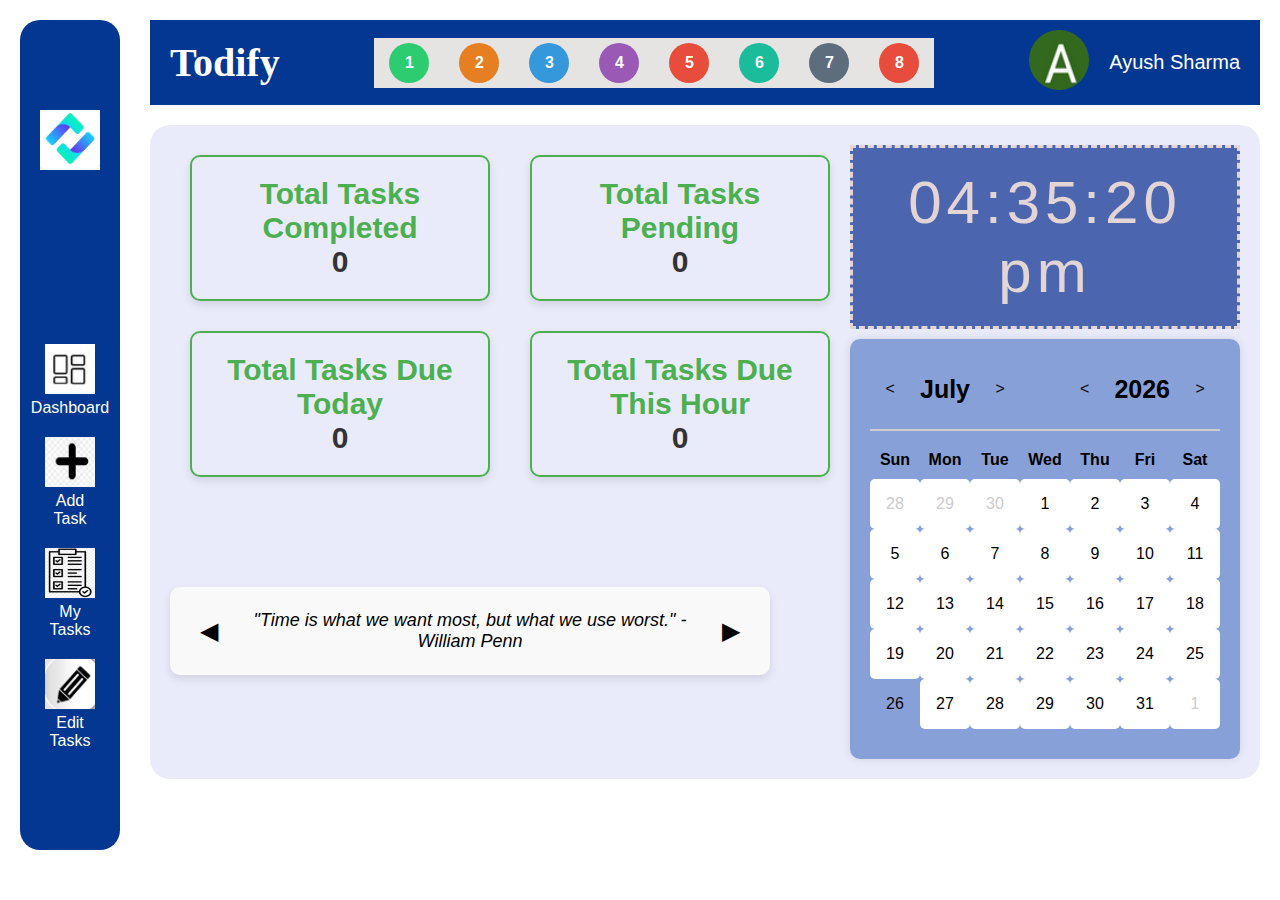
<file: index.html>
<!DOCTYPE html>
<html lang="en">
<head>
    <meta charset="UTF-8">
    <meta name="viewport" content="width=device-width, initial-scale=1.0">
    <title>Todify - Task Manager</title>
    <link rel="stylesheet" href="style.css">
    <link rel="stylesheet" href="style1.css">
    <link rel="stylesheet" href="style2.css">
    <link rel="stylesheet" href="style3.css">
    <link href='https://unpkg.com/boxicons@2.0.9/css/boxicons.min.css' rel='stylesheet'>
</head>
<body>


    <div class="top-navbar">
        <div class="app-name">Todify</div>
        <div class="circular-tabs">
            <div class="circle-tab tab-1">1</div>
            <div class="circle-tab tab-2">2</div>
            <div class="circle-tab tab-3">3</div>
            <div class="circle-tab tab-4">4</div>
            <div class="circle-tab tab-5">5</div>
            <div class="circle-tab tab-6">6</div> <!-- New circular tab -->
            <div class="circle-tab tab-7">7</div> <!-- New circular tab -->
            <div class="circle-tab tab-8">8</div> <!-- New circular tab -->
        </div>
        
        <div class="user-info">
            <img src="images/lnb5.png" alt="User Icon">
            <p id="userName">Ayush Sharma</p>
        </div>

        <!-- <div class="user-info">
            <img id="userProfilePicture" src="images/default-profile.png" alt="User Icon">
            <p id="userName"></p>
            <p id="userEmail"></p>
        </div> -->
         
    </div>

    <div class="container">
        <div class="left-navbar">
            <div class="top-icon">
                <img src="images/lnb0.png" alt="App Icon">
            </div>
            <div class="nav-links">
                <a href="#item1" id="nav1">
                    <img src="images/lnb1.png" alt="Dashboard Icon">
                    <span>Dashboard</span>
                </a>
                <a href="#item2" id="nav2">
                    <img src="images/lnb2.png" alt="Tasks Icon">
                    <span>Add Task</span>
                </a>
                <a href="#item3" id="nav3">
                    <img src="images/lnb4.png" alt="Projects Icon">
                    <span>My Tasks</span>
                </a>
                <a href="#item4" id="nav4">
                    <img src="images/lnb3.png" alt="Calendar Icon">
                    <span>Edit Tasks</span>
                </a>
            </div>
           
        </div>
   
    
    <div class="main-content-area">
        <div id="item1">
            <div class ="l-content" >
                <div class="left-content">
                <div class="task-b">
                    <h2>Total Tasks Completed</h2>
                    <div id="total-tasks-completed"></div>          
                </div>
                <div class="task-b">
                    <h2>Total Tasks Pending</h2>
                    <div id="total-tasks-pending">Total Tasks Pending: 0</div>
                </div>
                <div class="task-b">
                    <h2>Total Tasks Due Today</h2>
                    <div id="total-tasks-today">Total Tasks Due Today: 0</div>
                </div>
                <div class="task-b">
                    <h2>Total Tasks Due This Hour</h2>
                    <div id="total-tasks-hour">Total Tasks Due This Hour: 0</div>
                </div>
              </div>
                <div class="quote-section">
                    <div class="quote-container">
                        <span class="arrow" id="left-arrow">&#9664;</span>
                        <div class="quote" id="quote-display">"Time is what we want most, but what we use worst." - William Penn</div>
                        <span class="arrow" id="right-arrow">&#9654;</span>
                    </div>
                </div>
            </div>
    
            <div class="side-content">
                <div id="MyClockDisplay" class="clock" onload="showTime()"></div>
                <div class="calendar">
                    <div class="header">
                        <div class="month-section">
                            <div class="btn prev-month-btn">
                                <i class="fas fa-chevron-left"><</i>
                            </div>
                            <div class="month"></div>
                            <div class="btn next-month-btn">
                                <i class="fas fa-chevron-right">></i>
                            </div>
                        </div>
                        <div class="year-section">
                            <div class="btn prev-year-btn">
                                <i class="fas fa-chevron-left"><</i>
                            </div>
                            <div class="year"></div>
                            <div class="btn next-year-btn">
                                <i class="fas fa-chevron-right">></i>
                            </div>
                        </div>
                    </div>
                    <div class="weekdays">
                        <div class="day">Sun</div>
                        <div class="day">Mon</div>
                        <div class="day">Tue</div>
                        <div class="day">Wed</div>
                        <div class="day">Thu</div>
                        <div class="day">Fri</div>
                        <div class="day">Sat</div>
                    </div>
                    <div class="days">
                        <!-- Add days using JS -->
                    </div>
                </div>
               
            </div>
        </div>

       
        

     <!-- Add Task Section -->
     <div id="item2" class="content-section" style="display: none;">
        <h2>Add Task</h2>
        <form class="task-form" id="task-form" autocomplete="off">
            <input type="text" placeholder="Task Name" id="task-name" required>
            <textarea placeholder="Task Description" id="task-desc" required></textarea>
            <div class="time">
            
            <input type="date" id="due-date" required>
            <input type="time" id="due-time" required>
            </div>
            <select id="task-category" required>
                <option value="">Select Category</option>
                <option value="work">Work</option>
                <option value="fun">Fun</option>
                <option value="personal">Personal</option>
            </select>
            <select id="task-priority" required>    
                <option value="">Select Priority</option>
                <option value="high">High</option>
                <option value="low">Low</option>
            </select>
            <select id="task-status" required>
                <option value="">Select Status</option>
                <option value="To start">To Start</option>
                <option value="In Progress">In Progress</option>
                <option value="Completed">Completed</option>
            </select>
            <button type="submit">Add Task</button>
        </form>
        <div id="success-message" style="display: none; color: green; margin-top: 10px;">Task submitted successfully!</div>
    </div>

    <!-- View Tasks Section -->
    <div id="item3" class="main-content-area" style="display:none;">
        <h2>View Tasks</h2>
        <div class="search-container">
            <input type="text" id="task-search" class="search-input" placeholder="Search tasks..." oninput="searchTasks()">
            <button type="button" id="voiceSearchBtn" class="voice-search-btn"><i class='bx bx-microphone'></i></button>
        </div>

        <div class="filterbox">
        <div class="filter">
            <label for="priority-filter">Priority:</label>
            <select id="priority-filter" onchange="applyFilters()">
                <option value="">All</option>
                <option value="high">High</option>
                <option value="low">Low</option>
            </select>
        </div>
        <div class="filter">
            <label for="status-filter">Status:</label>
            <select id="status-filter" onchange="applyFilters()">
                <option value="">All</option>
                <option value="completed">Completed</option>
                <option value="in progress">In Progress</option>
                <option value="to start">To Start</option>
            </select>
        </div>
        <div class="filter">
            <label for="category-filter">Category:</label>
            <select id="category-filter" onchange="applyFilters()">
                <option value="">All</option>
                <option value="work">Work</option>
                <option value="fun">Fun</option>
                <option value="personal">Personal</option>
            </select>
        </div>
       </div>
        <div id="tasks-container">
            <table class="task-table">
                <thead>
                    <tr>
                        <th>Name</th>
                        <th>Description</th>
                        <th class="sortable" data-column="dateAdded">Date Added</th>
                        <th class="sortable" data-column="dueDate">Due Date</th>
                        <th>Due Time</th>
                        <th>Priority</th>
                        <th>Status</th>
                        <th>Category</th>
                        <th>Actions</th>
                    </tr>
                </thead>
                <tbody id="tasks-body">
                    <!-- Tasks will be dynamically added here -->
                </tbody>
            </table>
        </div>
        
    </div>

    <div id="item4" class="main-content-area" style="display:none;">
        <h2>Edit Task</h2>
        <form class="task-form" id="edit-task-form">
            <input type="hidden" id="edit-task-id">
            <input type="text" placeholder="Task Name" id="edit-task-name" required>
            <textarea placeholder="Description" id="edit-task-desc" required></textarea>
            <input type="date" id="edit-task-date" required>
            <input type="time" id="edit-task-time" required>
            <select id="edit-task-category" required>
                <option value="work">Work</option>
                <option value="fun">Fun</option>
                <option value="personal">Personal</option>
            </select>
            <select id="edit-task-priority" required>
                <option value="">Select Priority</option>
                <option value="high">High</option>
                <option value="low">Low</option>
            </select>
            <select id="edit-task-status" required>
                <option value="">Select Status</option>
                <option value="To start">To Start</option>
                <option value="In Progress">In Progress</option>
                <option value="Completed">Completed</option>
            </select>
            <button type="submit" id="save-task">Save Task</button>
        </form>
    </div>
    </div>


</div>
    <script src="script.js"></script>
    <script src="script1.js"></script>
    <script src="script2.js"></script>
    <script type="module" src="script2.js"></script>

</body>
</html>
</file>
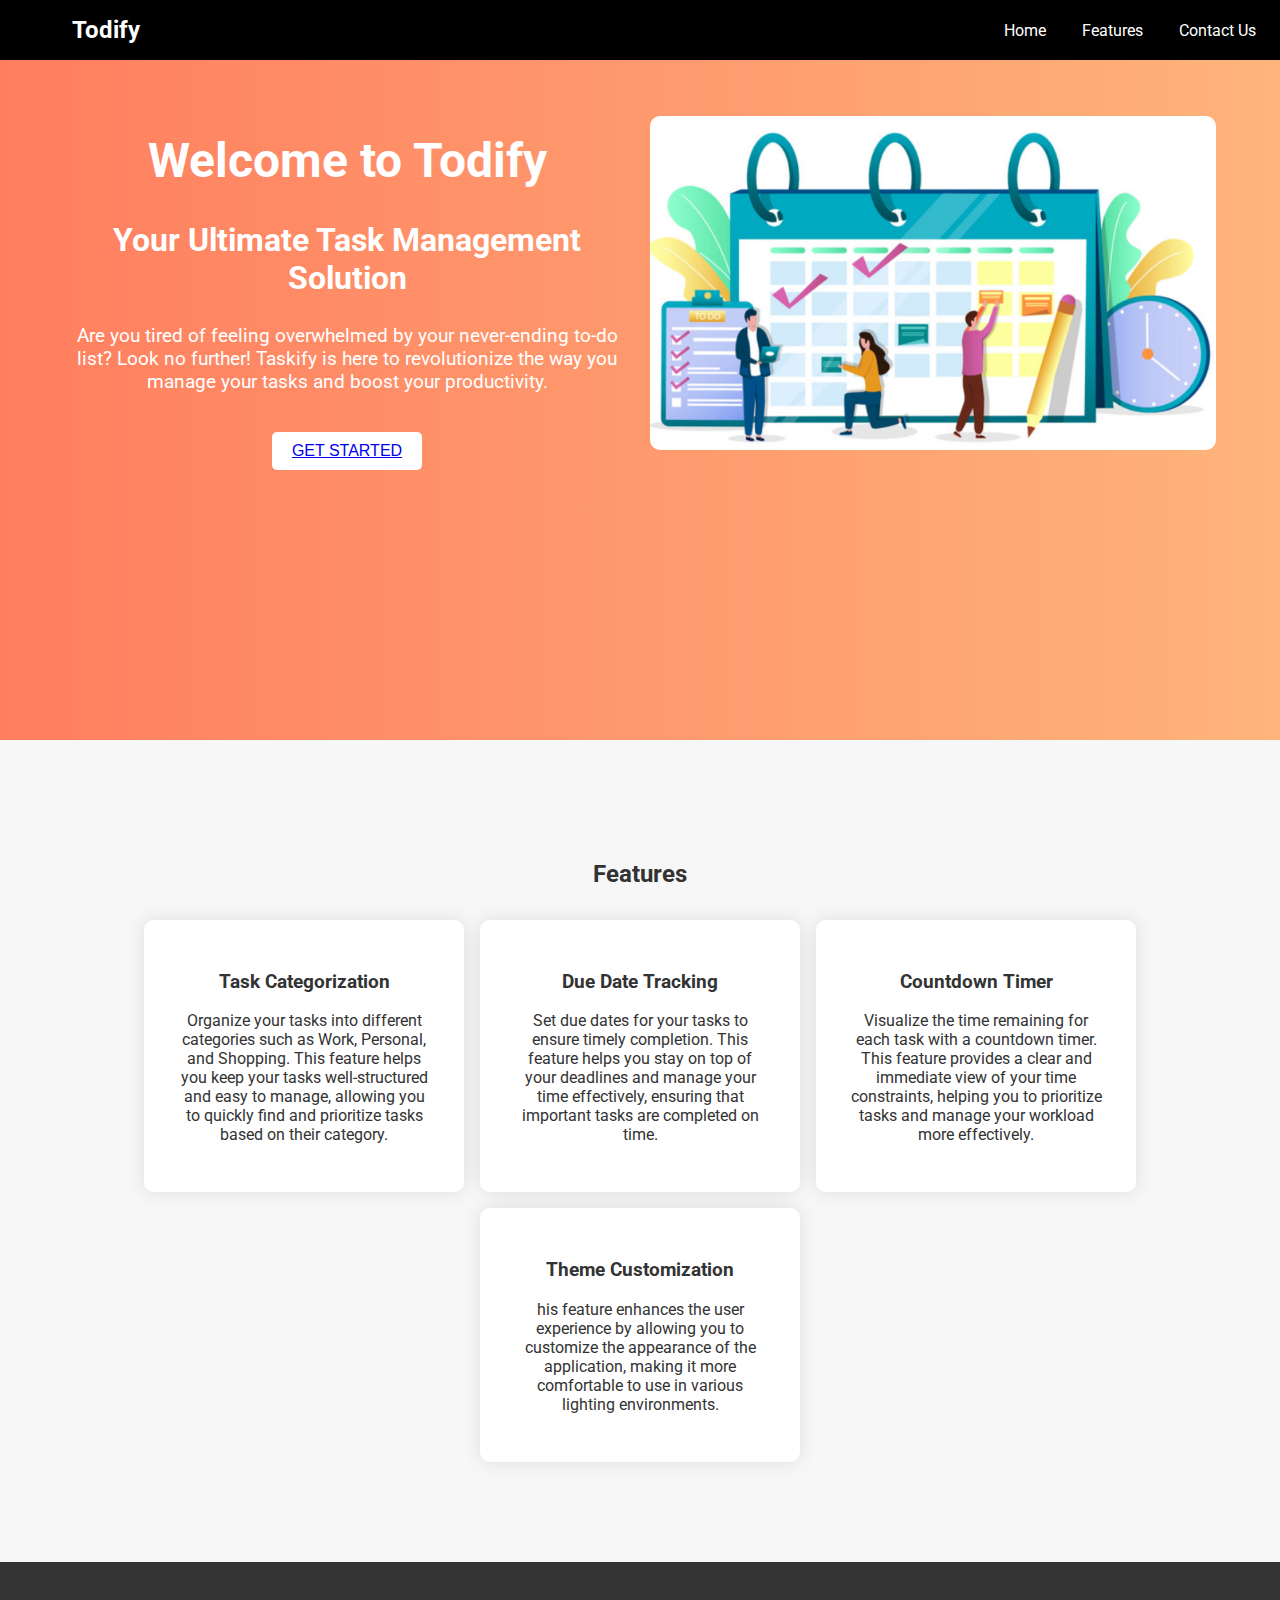
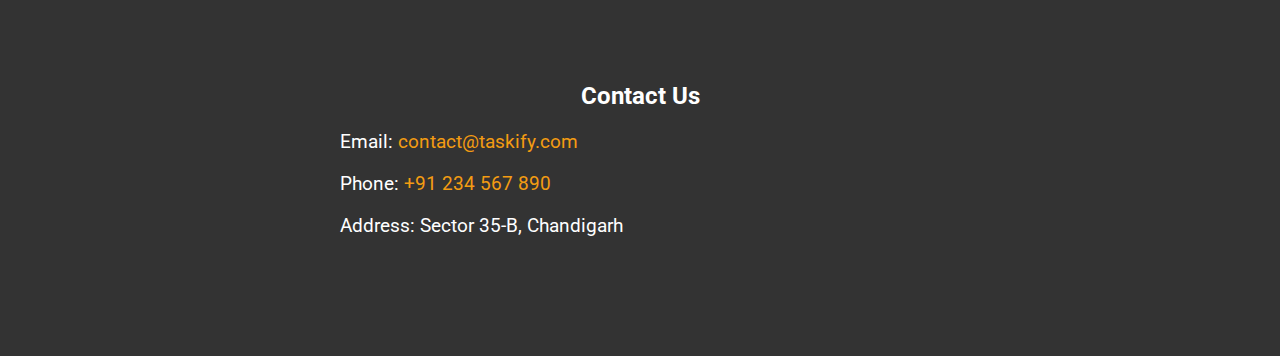
<file: home.html>
<!DOCTYPE html>
<html lang="en">
<head>
    <meta charset="UTF-8">
    <meta name="viewport" content="width=device-width, initial-scale=1.0">
    <title>Todify - Task Management App</title>
    <link rel="stylesheet" href="home.css">
    <link href="https://fonts.googleapis.com/css2?family=Roboto:wght@300;400;700&display=swap" rel="stylesheet">
</head>
<body>
    <nav class="navbar">
        <div class="container">
            <div class="nav-logo">Todify</div>
            <div class="nav-links" id="nav-links">
                <a href="#home">Home</a>
                <a href="#features">Features</a>
                <a href="#contact">Contact Us</a>
            </div>
            <div class="nav-toggle" id="nav-toggle">
                <span></span>
                <span></span>
                <span></span>
            </div>
        </div>
    </nav>

    <section id="home" class="section home">
        <div class="container">
            <div class="row">
                <div class="text">
                    <h1>Welcome to Todify</h1>
                    <h2>Your Ultimate Task Management Solution</h2>
                    <p>Are you tired of feeling overwhelmed by your never-ending to-do list? Look no further! Taskify is here to revolutionize the way you manage your tasks and boost your productivity.</p>
                    <button class="btn"><a href="login.html"  target="_blank">Get Started</a></button>
                </div>
                <div class="image">
                    <img src="images/home1.png" alt="Task Management" class="img-fluid">
                </div>
            </div>
        </div>
    </section>

    <section id="features" class="section features">
        <div class="container">
            <h2>Features</h2>
            <div class="features-grid">
                <div class="feature-box">
                    <h3>Task Categorization</h3>
                    <p>Organize your tasks into different categories such as Work, Personal, and Shopping. This feature helps you keep your tasks well-structured and easy to manage, allowing you to quickly find and prioritize tasks based on their category.</p>
                </div>
                <div class="feature-box">
                    <h3>Due Date Tracking</h3>
                    <p>Set due dates for your tasks to ensure timely completion. This feature helps you stay on top of your deadlines and manage your time effectively, ensuring that important tasks are completed on time.</p>
                </div>
                <div class="feature-box">
                    <h3>Countdown Timer</h3>
                    <p>Visualize the time remaining for each task with a countdown timer. This feature provides a clear and immediate view of your time constraints, helping you to prioritize tasks and manage your workload more effectively.
                        </p>
                </div>
                <div class="feature-box">
                    <h3>Theme Customization</h3>
                    <p>his feature enhances the user experience by allowing you to customize the appearance of the application, making it more comfortable to use in various lighting environments.</p>
                </div>
            </div>
        </div>
    </section>

    <section id="contact" class="section contact">
        <div class="container">
            <h2>Contact Us</h2>
            <div class="contact-details">
                <p>Email: <a href="mailto:contact@taskify.com">contact@taskify.com</a></p>
                <p>Phone: <a href="tel:+1234567890">+91 234 567 890</a></p>
                <p>Address: Sector 35-B, Chandigarh</p>
            </div>
        </div>
    </section>

    <script>
        document.getElementById('nav-toggle').onclick = function() {
            var navLinks = document.getElementById('nav-links');
            if (navLinks.style.display === "flex") {
                navLinks.style.display = "none";
            } else {
                navLinks.style.display = "flex";
            }
        };
    </script>
</body>
</html>
</file>
<file: style.css>
body {
    font-family: Arial, sans-serif;
    margin: 0;
    padding: 0;
    display: flex;
    flex-direction: column;
    height: 100vh;
}

.container {
    /* /* zzdisplay: flex; */
    
    padding-bottom: 30px;
}

.left-navbar {
    width: 100px;
    background-color: #033792;
    color: white;
    margin-left: 20px;
    margin-top: 20px;
    margin-right: 10px;
    border-radius: 20px;
    display: flex;
    flex-direction: column;
    justify-content: space-around;
    padding: 10px 0;
    height: 90vh;
    position: fixed;
    top: 0;
    left: 0;
    bottom: 0;
}

.left-navbar a {
    color: white;
    padding: 10px 20px;
    text-decoration: none;
    display: flex;
    flex-direction: column;
    align-items: center;
    text-align: center;
}

.top-icon img {
    width: 60px;
    height: 60px;
    margin-left: 20px;
}

.left-navbar a img {
    width: 50px;
    height: 50px;
    margin-bottom: 5px;
}

.left-navbar a:hover {
    background-color: #b8c2d5;
}

.user-info {
    color: white;
    display: flex;
    align-items: center;
    text-align: center;
    font-size: 20px;
}

.user-info img {
    width: 60px;
    height: 60px;
    margin-bottom: 5px;
    margin-right: 20px;
    border-radius: 50%;
}

.top-navbar {
    display: flex;
    justify-content: space-between;
    align-items: center;
    padding: 10px 20px;
    margin-left: 150px;
    margin-right: 20px;
    margin-top: 20px;
    background-color: #033792;
    color: white;
}

.top-navbar .app-name {
    font-size: 40px;
    font-weight: bold;
    font-family: cursive;
}

.top-navbar .circular-tabs {
    display: flex;
    gap: 10px;
}

.top-navbar .circle-tab {
    width: 40px;
    height: 40px;
    border-radius: 50%;
    display: flex;
    justify-content: center;
    align-items: center;
    font-weight: bold;
}


/* style.css */

/* Circular Tabs */
.circular-tabs {
    display: flex;
    justify-content: center;

    background-color: rgb(229, 228, 226);
    padding: 5px;
}

/* Circular Tab */
.circle-tab {
    width: 50px;
    height: 50px;
    border-radius: 50%;
    margin: 0 10px;
    cursor: pointer;
}

/* Circular Tab Colors */
.tab-3 { background-color: #3498db; } /* Blue */
.tab-2 { background-color: #e67e22; } /* Orange */
.tab-1 { background-color: #2ecc71; } /* Green */
.tab-4 { background-color: #9b59b6; } /* Purple */
.tab-5 { background-color: #e74c3c; } /* Red */
.tab-6 { background-color: #1abc9c; } /* Teal */
.tab-7 { background-color: #5d6d7e; } /* Indigo */
.tab-8 { background-color: #e74c3c; } /* Magenta */



.main-content-area {
    margin-left: 150px;
    margin-right: 20px;
    margin-top: 20px;
    margin-bottom: 20px;
    border-radius: 20px;
    padding: 20px;
    background-color: #e9ebfb;
    height:max-content;
    /* display: flex;
    flex-wrap: wrap;
    gap: 20px;
    justify-content: space-between; */
}

/* Responsive Layout */
@media (max-width: 768px) {
    .top-navbar {
        flex-direction: column;
        align-items: flex-start;
    }

    .circular-tabs {
        justify-content: center;
        width: 100%;
        margin: 10px 0;
    }

    .container {
        flex-direction: column;
    }

    .left-navbar {
        width: 100%;
        height: auto;
        flex-direction: row;
        overflow-x: auto;
        padding: 10px 0;
        position: relative;
    }

    .left-navbar a {
        flex-grow: 1;
        flex-basis: 25%;
        text-align: center;
    }

    .main-content-area {
        margin-left: 0;
        padding-top: 10px;
        flex-direction: column;
    }

    .left-content {
        grid-template-columns: 1fr;
    }

    .side-content {
        max-width: 100%;
    }
}


/* Hover effect for circular tabs */
.circle-tab:hover {
    cursor: pointer;
    background-color: #d1e7dd; /* Light green-blue for hover */
}

/* Theme 1: Green Blue */
.theme-1 .top-navbar {
    background-color: #2ecc71; /* Green */
}

.theme-1 .left-navbar {
    background-color: #27ae60; /* Darker Green */
}

.theme-1 .main-content-area {
    background-color: #e8f8f5; /* Light Green Blue */
}

.theme-1 .calendar .header {
    background-color: #27ae60; /* Darker Green */
    color: white;
}

.theme-1 .calendar .weekdays {
    background-color: #2ecc71; /* Green */
    color: white;
}

.theme-1 .calendar .days .day {
    background-color: #e8f8f5; /* Light Green Blue */
    color: black;
}

.theme-1 .calendar .days .day:hover {
    background-color: #d1e7dd; /* Light green-blue for hover */
}


/* style.css */

/* Theme 2: Orange - Yellow */
.theme-2 .top-navbar {
    background-color: #ff7f0e; /* Orange */
}

.theme-2 .left-navbar {
    background-color: #d35400; /* Darker Orange */
}

.theme-2 .main-content-area {
    background-color: #fdf3e7; /* Light Orange-Yellow */
}

/* Theme 3: Navy Blue - Blue */
.theme-3 .top-navbar {
    background-color: #34495e; /* Navy Blue */
}

.theme-3 .left-navbar {
    background-color: #2c3e50; /* Darker Navy Blue */
}

.theme-3 .main-content-area {
    background-color: #d5e8f9; /* Light Blue */
}

/* Theme 4: Purple - Pink */
.theme-4 .top-navbar {
    background-color: #9b59b6; /* Purple */
}

.theme-4 .left-navbar {
    background-color: #8e44ad; /* Darker Purple */
}

.theme-4 .main-content-area {
    background-color: #f6e3ff; /* Light Purple-Pink */
}

/* Theme 5: Red Brown */
.theme-5 .top-navbar {
    background-color: #8b4513; /* Red Brown */
}

.theme-5 .left-navbar {
    background-color: #6e2c00; /* Darker Red Brown */
}

.theme-5 .main-content-area {
    background-color: #f5deb3; /* Light Red Brown */
}

/* Theme 6: Teal - Cyan */
.theme-6 .top-navbar {
    background-color: #1abc9c; /* Teal */
}

.theme-6 .left-navbar {
    background-color: #16a085; /* Darker Teal */
}

.theme-6 .main-content-area {
    background-color: #eafaf1; /* Light Teal-Cyan */
}

/* Theme 7: Indigo - Blue */
.theme-7 .top-navbar {
    background-color: #5d6d7e; /* Indigo */
}

.theme-7 .left-navbar {
    background-color: #34495e; /* Darker Indigo */
}

.theme-7 .main-content-area {
    background-color: #d1dbe7; /* Light Blue */
}

/* Theme 8: Magenta - Pink */
.theme-8 .top-navbar {
    background-color: #e74c3c; /* Magenta */
}

.theme-8 .left-navbar {
    background-color: #c0392b; /* Darker Magenta */
}

.theme-8 .main-content-area {
    background-color: #f9ebee; /* Light Pink */
}


/* style.css */

/* Dark/Light Mode Toggle Button */
.dark-light-toggle {
    margin-left: auto;
    margin-right: 20px;
    display: flex;
    align-items: center;
    color: #fff;
}

.dark-light-toggle .toggle-label {
    margin-left: 10px;
}

/* Slider (Toggle Button) */
.switch {
    position: relative;
    display: inline-block;
    width: 60px;
    height: 34px;
}

.switch input {
    opacity: 0;
    width: 0;
    height: 0;
}

.slider {
    position: absolute;
    cursor: pointer;
    top: 0;
    left: 0;
    right: 0;
    bottom: 0;
    background-color: #ccc;
    transition: .4s;
    border-radius: 34px;
}

.slider:before {
    position: absolute;
    content: "";
    height: 26px;
    width: 26px;
    left: 4px;
    bottom: 4px;
    background-color: white;
    transition: .4s;
    border-radius: 50%;
}

input:checked + .slider {
    background-color: #2196F3;
}

input:focus + .slider {
    box-shadow: 0 0 1px #2196F3;
}

input:checked + .slider:before {
    transform: translateX(26px);
}


/* style.css */

/* Dark Mode */
.dark-mode {
    background-color: #333;
    color: #fff;
}

.dark-mode .slider {
    background-color: #999;
}

.dark-mode input:checked + .slider {
    background-color: #3e3e3e;
}

.dark-mode input:checked + .slider:before {
    background-color: #fff;
}
</file>
<file: style1.css>
#item1 {
    display: flex;
    flex-wrap: wrap;
    
}

.l-content{
    
}
.left-content {
    display: grid;
    grid-template-columns: repeat(2, 1fr);
    flex: 1;
    
}

.task-b {
    width:20vw;;
    height:fit-content;
    margin:20px;
    padding: 20px;
    text-align: center;
    border: 2px solid #4CAF50;
    border-radius: 10px;
    box-shadow: 0 4px 8px rgba(0, 0, 0, 0.1);
}

.task-b h2 {
    margin: 0;
    font-size: 30px;
    color: #4CAF50;
}

.task-b  {
    margin-top: 10px;
    font-size: 30px;
    font-weight: bold;
    color: #333;
}

.quote-section {
    margin-top: 10vh;;
    /* display: flex; */
    align-items: center;
    justify-content: center;
    /* flex-direction: column; */
    background-color: #f9f9f9;
    border-radius: 10px;
    padding: 20px;
    box-shadow: 0 4px 8px rgba(0, 0, 0, 0.1);
    width:35rem;
}

.quote-container {
    display: flex;
    align-items: center;
    justify-content: space-between;
    /* width: 100%; */
    
}

.arrow {
    cursor: pointer;
    font-size: 24px;
    padding: 10px;
}

.quote {
    font-size: 18px;
    font-style: italic;
    text-align: center;
    flex-grow: 1;
    padding: 0 20px;
}

.side-content {
    display: flex;
    flex-direction: column;
    align-items: center;
    flex: 1;
   
}

.clock {
    color: #e3d5d5;
    font-size: 60px;  
    font-family: 'Franklin Gothic Medium', 'Arial Narrow', Arial, sans-serif;
    padding: 20px; 
    letter-spacing: 5px;
    border-style: dashed;
    background-color: #4c65af;
    text-align: center;
    margin-bottom: 10px;;
    /* width: 100%; */
}
.calendar {
    /* width: 100%; */
    max-width: 400px;
    padding: 30px 20px;
    border-radius: 10px;
    background-color: rgb(135, 161, 216);
    box-shadow: 0 0 10px rgba(0, 0, 0, 0.1);
}

.calendar .header {
    display: flex;
    justify-content: space-between;
    align-items: center;
    margin-bottom: 20px;
    padding-bottom: 20px;
    border-bottom: 2px solid #ccc;
}

.calendar .month-section,
.calendar .year-section {
    display: flex;
    align-items: center;
}

.calendar .month,
.calendar .year {
    font-size: 25px;
    font-weight: 600;
    margin: 0 10px;
    color: black;
}

.calendar .btn {
    width: 40px;
    height: 40px;
    display: flex;
    align-items: center;
    justify-content: center;
    border-radius: 5px;
    color: rgb(241, 243, 245);
    background-color: var(--primary-color);
    font-size: 16px;
    cursor: pointer;
    transition: all 0.3s;
    color: #0d0505;
}

.calendar .btn:hover {
    background-color: #f0f1f3;
    transform: scale(1.05);
    color: #0d0505;
}

.weekdays {
    display: flex;
    justify-content: space-between;
    margin-bottom: 10px;
}

.weekdays .day {
    width: calc(100% / 7);
    text-align: center;
    font-size: 16px;
    font-weight: 600;
}

.days {
    display: flex;
    flex-wrap: wrap;
    justify-content: space-between;
}

.days .day {
    width: calc(100% / 7);
    height: 50px;
    display: flex;
    align-items: center;
    justify-content: center;
    border-radius: 5px;
    font-size: 16px;
    font-weight: 400;
    color: var(--text-color);
    background-color: #fff;
    transition: all 0.3s;
}

.days .day:not(.next):not(.prev):hover {
    color: #100101;
    background-color: var(--primary-color);
    transform: scale(1.05);
}

.days .day.today {
    color: #080000;
    background-color: var(--primary-color);
}

.days .day.next,
.days .day.prev {
    color: #ccc;
}
.header .btns {
    display: flex;
    align-items: center;
}

.header .btns .btn {
    /* margin: 0 5px; */
    background-color: #5907e8;
}

.header .btns .btn i {
    cursor: pointer;
}
</file>
<file: style2.css>
.task-form {
    display: flex;
    flex-direction: column;
    gap: 10px;
}
h2 {
    text-align: center;
}

.task-form{
    padding-left: 10rem;
    padding-right: 10rem;
}

.task-form input, .task-form textarea, .task-form select, .task-form button {
    padding: 10px;
    border: 1px solid #ccc;
    border-radius: 5px;
    font-size: 16px;
}

#due-date{
    width:15rem;
}

.time{
    display: flex;
    justify-content: space-between;
    padding-right: 30rem;;
}

.task-form button {
    background-color: #4CAF50;
    color: white;
    cursor: pointer;
    transition: background-color 0.3s;
}

.task-form button:hover {
    background-color: #45a049;
}
.task-form button{
    width:15rem;
    align-content: center;
    justify-content: center;
    display: flex;
    justify-content: center;
    margin-left:25rem;
}
</file>
<file: style3.css>
#task-search {
    width: 100%;
    padding: 10px;
    margin-bottom: 20px;
    border: 1px solid #ccc;
    border-radius: 5px;
    font-size: 16px;
}

.task-table {
    width: 100%;
    border-collapse: collapse;
}

.task-table th, .task-table td {
    padding: 8px;
    border-bottom: 1px solid #ddd;
    text-align: left;
}

.task-table th {
    background-color: #f2f2f2;
}

.task-table tr:nth-child(even) {
    background-color: #f2f2f2;
}

.task-table tr:hover {
    background-color: #ddd;
}

.task-table button {
    padding: 6px 12px;
    border: none;
    background-color: transparent;
    color: #007bff;
    cursor: pointer;
    transition: background-color 0.3s, color 0.3s;
}

.task-table button:hover {
    background-color: #007bff;
    color: white;
}

.delete-icon {
    cursor: pointer;
    font-size: 20px;
    color: #f44336;
}

#success-message {
    display: none;
    color: green;
    margin-top: 10px;
}

#item4 {
    display: none;
}

.modal {
    display: none;
    position: fixed;
    z-index: 1;
    left: 0;
    top: 0;
    width: 100%;
    height: 100%;
    overflow: auto;
    background-color: rgba(0, 0, 0, 0.4);
}

.modal-content {
    background-color: #fefefe;
    margin: 10% auto;
    padding: 20px;
    border: 1px solid #888;
    width: 80%;
    max-width: 500px;
    border-radius: 8px;
}

.close-button {
    color: #aaa;
    float: right;
    font-size: 28px;
    font-weight: bold;
}

.close-button:hover,
.close-button:focus {
    color: black;
    text-decoration: none;
    cursor: pointer;
}



.status-to-start {
    background-color: red;
}

.status-in-progress {
    background-color: yellow;
}

.status-completed {
    background-color: green;
}

.status-btn {
    border: none;
    background: none;
    cursor: pointer;
    padding: 0;
    color: inherit;
    text-decoration: underline;
}

.filterbox{
display:flex;
justify-content: space-between;
margin-bottom: 30px;;
}

.filters {
    display: flex;
    align-items: center;
    justify-content: space-between;
    margin-bottom: 20px;
}

.filter {
    flex-grow: 1;
    margin: 0 10px;
}

.filter label {
    margin-right: 5px;
}

.filter select {
    width: 100%;
    padding: 5px;
    border-radius: 5px;
    border: 1px solid #ccc;
    font-size: 16px;
}

.filter select:focus {
    outline: none;
    border-color: #007bff;
}

.status-btn {
    padding: 6px 12px;
    border: none;
    background-color: transparent;
    color: #007bff;
    cursor: pointer;
    transition: background-color 0.3s, color 0.3s;
}

.status-btn:hover {
    background-color: #007bff;
    color: white;
}

.status-to-start {
    background-color: #ffcccc;
}

.status-in-progress {
    background-color: #ffffcc;
}

.status-completed {
    background-color: #ccffcc;
}



th.sortable {
    cursor: pointer;
  }
  th.sortable.asc:after {
    content: '\25B2'; /* Up arrow */
  }
  th.sortable.desc:after {
    content: '\25BC'; /* Down arrow */
  }

.search-container{
  display: flex;
}
.voice-search-btn {
     height: 35px;
     background-color: #888888;
    border: none;
    cursor: pointer;
}
</file>
<file: home.css>
/* Reset some default styles */
body, html {
    margin: 0;
    padding: 0;
    font-family: 'Roboto', sans-serif;
    box-sizing: border-box;
    color: #333;
}

/* Navbar styles */
.navbar {
    display: flex;
    justify-content: space-between;
    align-items: center;
    padding: 1em 2em;
    background-color: #000;
    color: white;
    position: fixed;
    width: 100%;
    top: 0;
    z-index: 1000;
}

.navbar .container {
    display: flex;
    justify-content: space-between;
    align-items: center;
    width: 100%;
}

.nav-logo {
    font-size: 1.5em;
    font-weight: bold;
}

.nav-links a {
    color: white;
    text-decoration: none;
    margin: 0 1em;
    transition: color 0.3s;
}

.nav-links a:hover {
    color: #f39c12;
}

.nav-toggle {
    display: none;
    flex-direction: column;
    cursor: pointer;
}

.nav-toggle span {
    width: 25px;
    height: 3px;
    background: white;
    margin: 4px;
}

/* General section styles */
.section {
    padding: 100px 0;
}

.container {
    width: 90%;
    max-width: 1200px;
    margin: auto;
    text-align: center;
}

/* Home section styles */
.home {
    background: linear-gradient(to right, #ff7e5f, #feb47b);
    color: #fff;
    padding: 100px 0;
    text-align: center;
    height:60vh;
}

.home .container {
    display: flex;
    justify-content: center;
    align-items: center;
    flex-direction: column;
}

.home .row {
    display: flex;
    justify-content: space-between;
    align-items: center;
    width: 100%;
}

.home .text {
    flex: 1;
    padding-right: 20px;
}

.home .text h1 {
    font-size: 3em;
}

.home .text h2 {
    font-size: 2em;
    margin-top: 20px;
}

.home .text p {
    font-size: 1.2em;
    margin-top: 20px;
}

.home .btn {
    display: inline-block;
    margin-top: 20px;
    padding: 10px 20px;
    background-color: #fff;
    color: #333;
    border: none;
    border-radius: 5px;
    font-size: 1em;
    text-transform: uppercase;
    cursor: pointer;
    transition: all 0.3s ease;
    text-decoration: none;
}


.home .btn:hover {
    background-color: #333;
    color: #fff;
}

.home .image {
    flex: 1;
}

.home .img-fluid {
    max-width: 100%;
    height: auto;
    border-radius: 10px;
}

/* Features section styles */
.features {
    background: #f7f7f7;
}

.features-grid {
    display: flex;
    flex-wrap: wrap;
    gap: 1em;
    justify-content: center;
    margin-top: 2em;
}

.feature-box {
    background: white;
    padding: 2em;
    border-radius: 10px;
    width: calc(25% - 2em);
    box-shadow: 0 0 20px rgba(0, 0, 0, 0.1);
    transition: transform 0.3s, box-shadow 0.3s;
}

.feature-box:hover {
    transform: translateY(-10px);
    box-shadow: 0 0 30px rgba(0, 0, 0, 0.2);
}

/* Contact section styles */
.contact {
    background: #333;
    color: white;
    padding: 100px 0;
}

.contact-details {
    text-align: left;
    max-width: 600px;
    margin: auto;
}

.contact-details p {
    font-size: 1.2em;
    margin: 1em 0;
}

.contact-details a {
    color: #f39c12;
    text-decoration: none;
    transition: color 0.3s;
}

.contact-details a:hover {
    color: #e67e22;
}

/* Media queries for responsiveness */
@media screen and (max-width: 768px) {
    .nav-links {
        display: none;
        flex-direction: column;
        width: 100%;
    }
    .nav-links a {
        margin: 0.5em 0;
        padding: 0.5em;
        background: #444;
        text-align: center;
    }
    .nav-toggle {
        display: flex;
    }
    .home .row {
        flex-direction: column;
        text-align: center;
    }
    .home .text {
        padding-right: 0;
    }
    .home .image {
        margin-top: 20px;
    }
    .features-grid {
        flex-direction: column;
    }
    .feature-box {
        width: 100%;
    }
}
</file>
